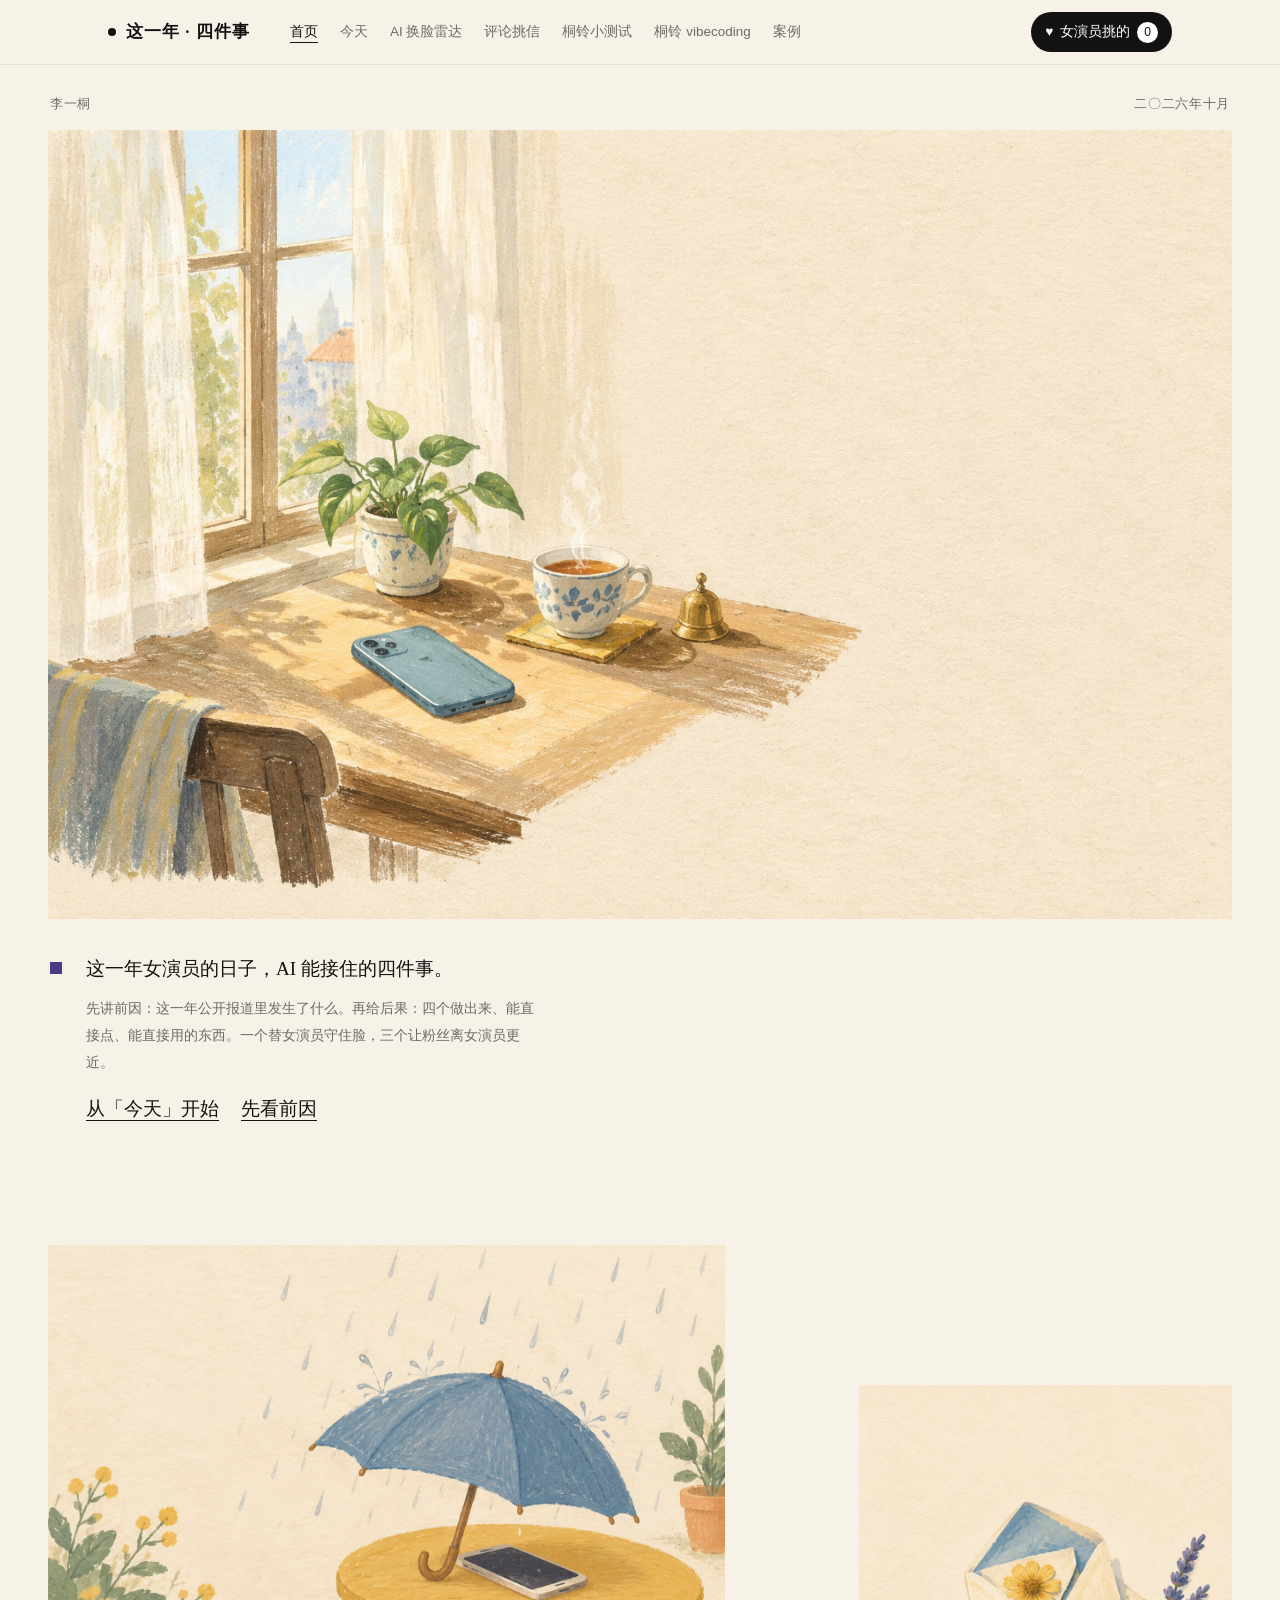
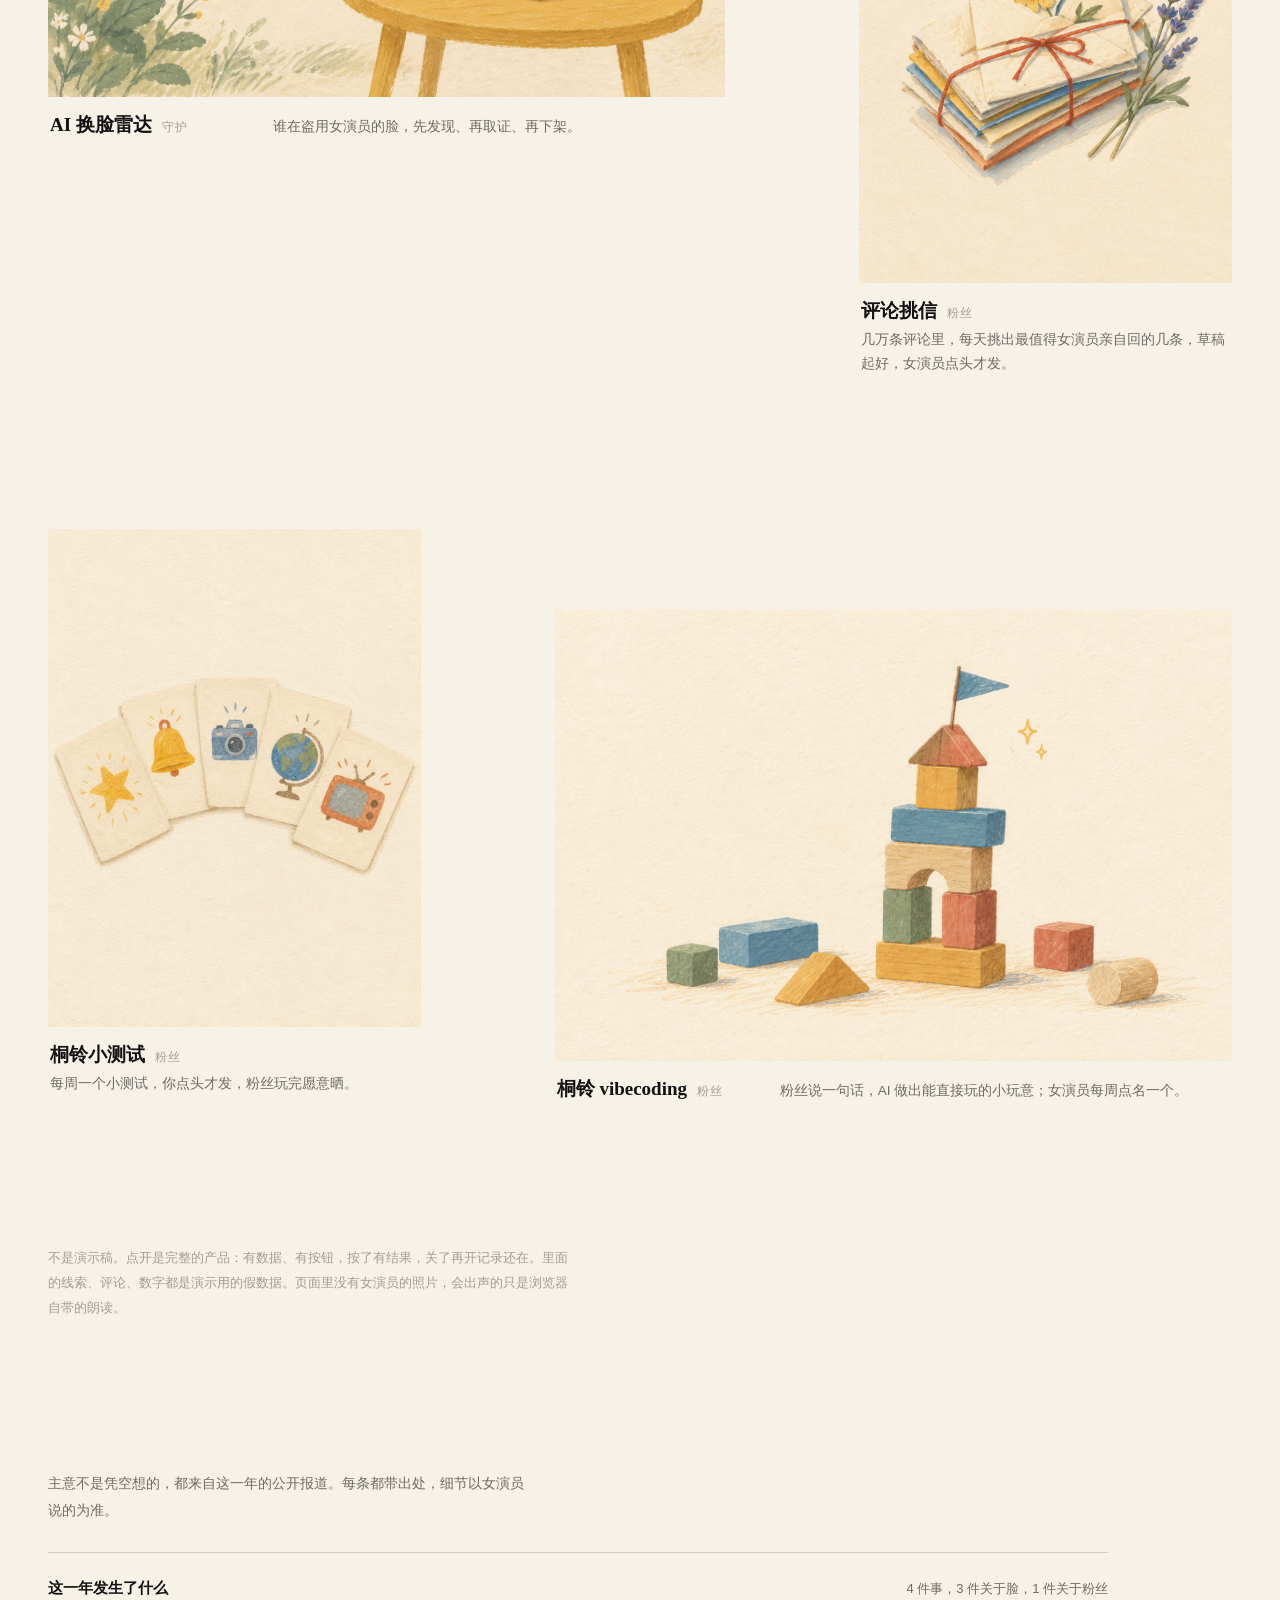
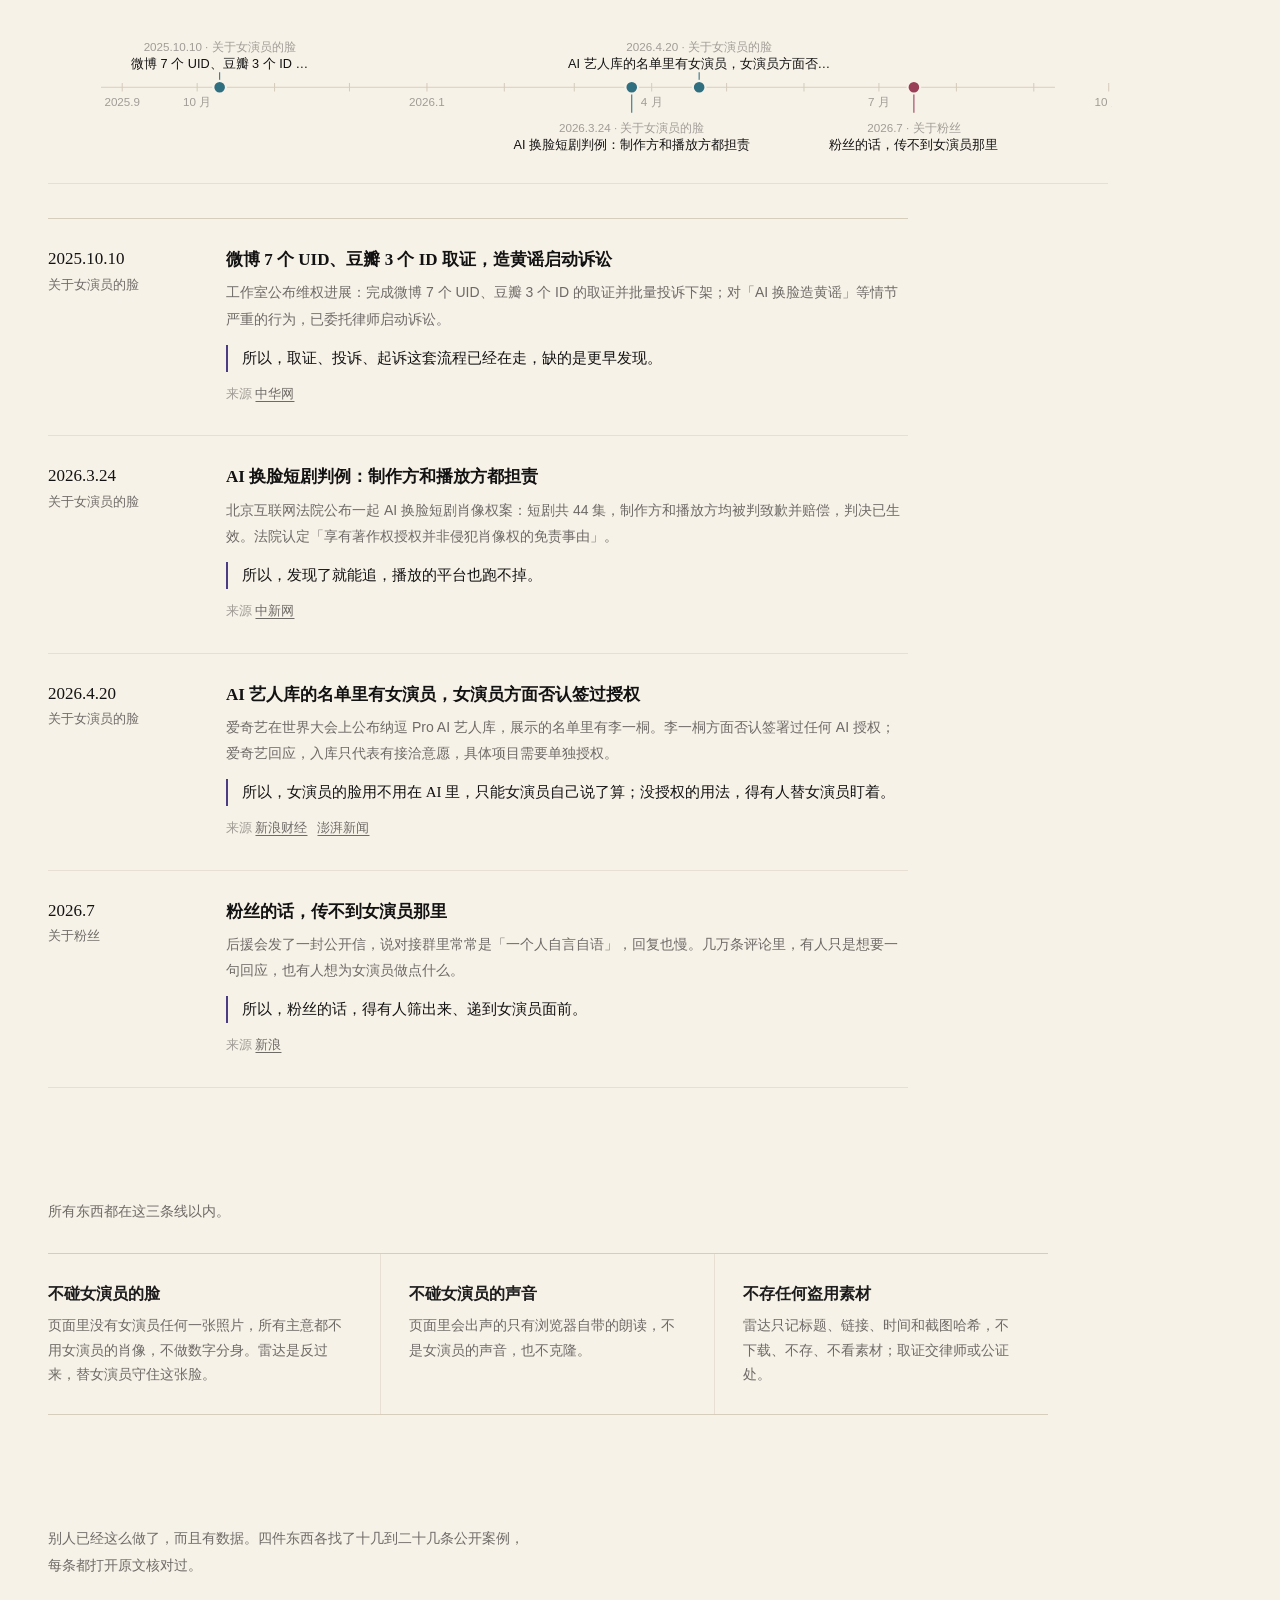
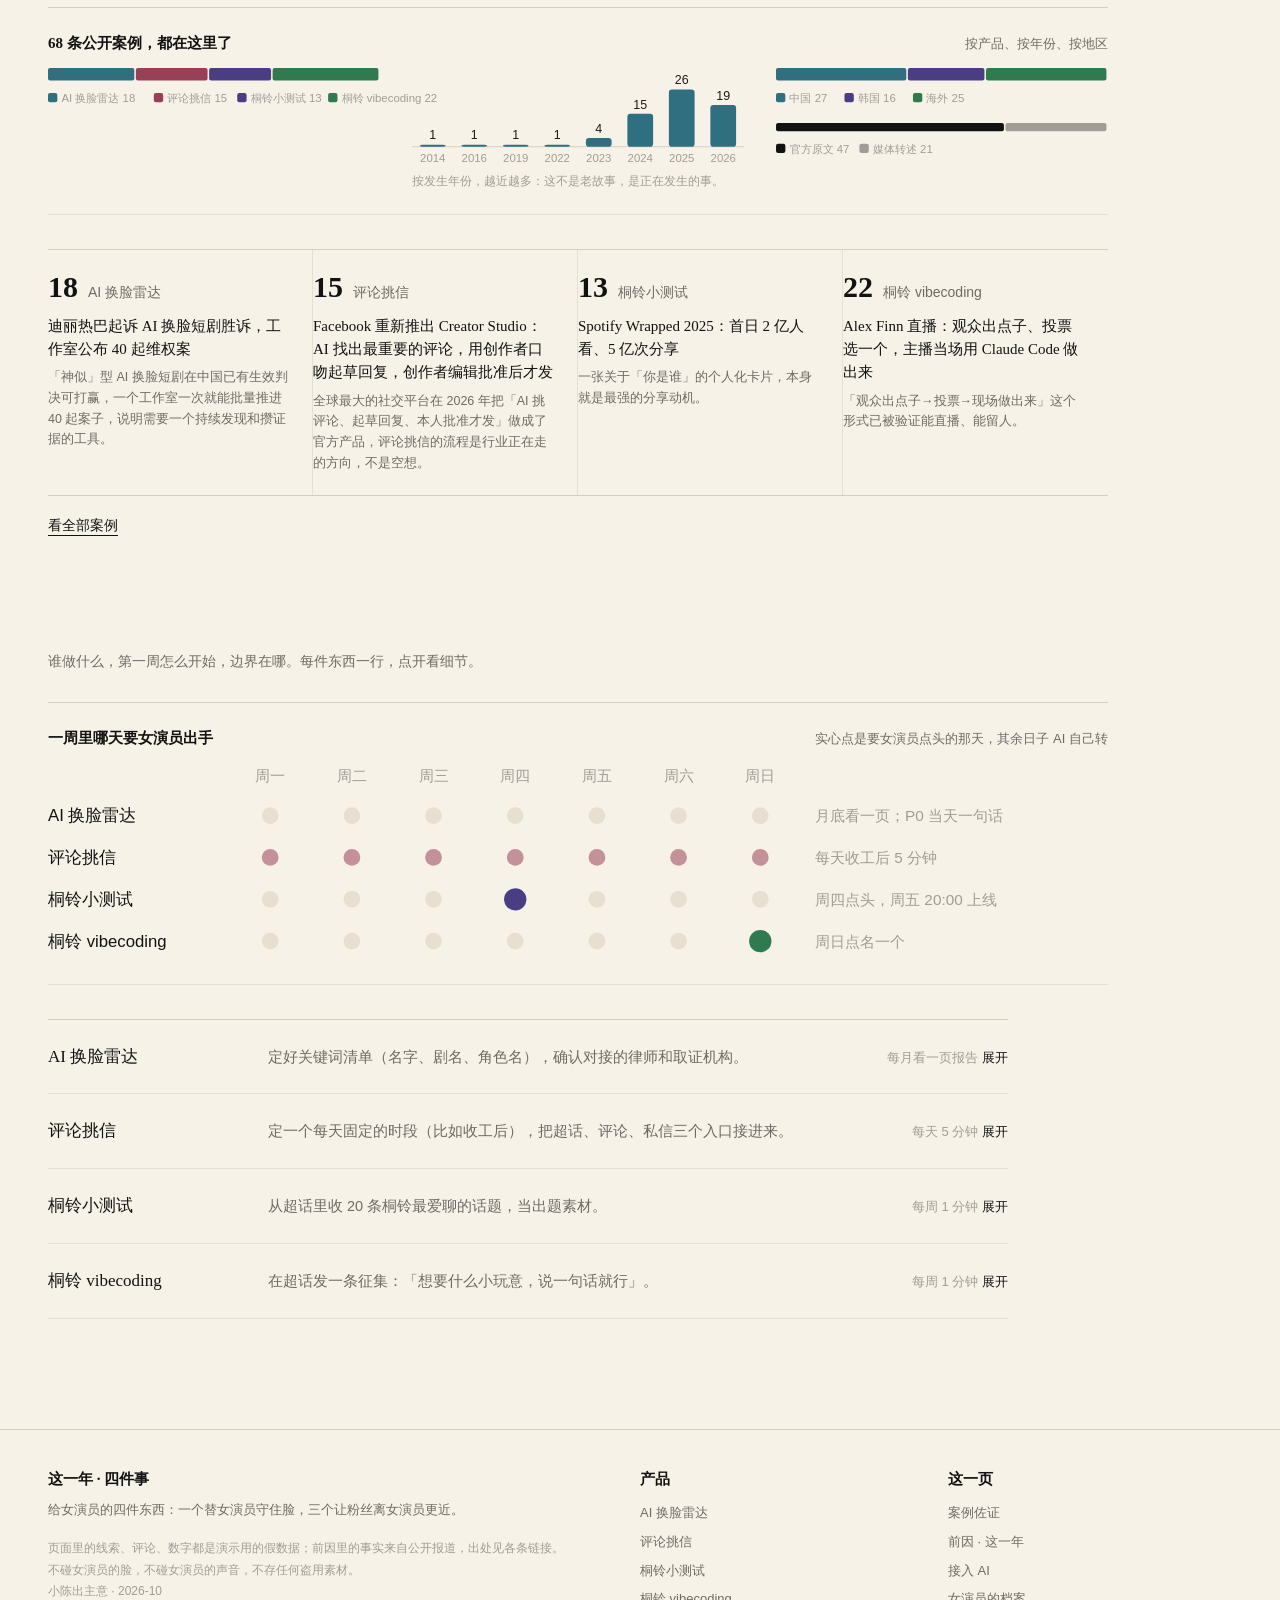
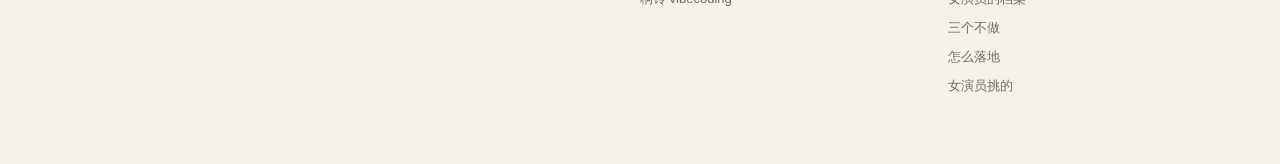
<file: docs/index.html>
<!doctype html>
<html lang="zh-CN" data-accent="quiz">
<head>
<meta charset="utf-8">
<meta name="viewport" content="width=device-width,initial-scale=1,viewport-fit=cover">
<meta name="theme-color" content="#fbfaf8">
<meta name="apple-mobile-web-app-capable" content="yes">
<meta name="apple-mobile-web-app-status-bar-style" content="default">
<meta name="apple-mobile-web-app-title" content="四件事">
<meta name="description" content="李一桐这一年的日子，AI 能接住的四件事：AI 换脸雷达、评论挑信、桐铃小测试、桐铃 vibecoding。四个能直接点、能直接用的产品。">
<title>这一年，AI 能接住的四件事</title>
<link rel="stylesheet" href="app/app.css">
</head>
<body>

<nav class="nav">
  <div class="in">
    <a class="logo" href="#/"><i></i>这一年 · 四件事</a>
    <div class="links" id="nav-links"></div>
    <span class="sp"></span>
    <a class="picks-btn" href="#/picks">♥ <span class="t">女演员挑的</span> <em id="picks-n">0</em></a>
    <button class="burger" id="burger" aria-label="菜单">☰</button>
  </div>
</nav>

<main id="view"></main>

<footer class="footer">
  <div class="in">
    <div>
      <h4 id="foot-head">这一年 · 四件事</h4>
      <p class="muted" id="foot-line">给女演员的两件东西：两个让粉丝离女演员更近。</p>
      <p class="fine">页面里的线索、评论、数字都是演示用的假数据；前因里的事实来自公开报道，出处见各条链接。<br>不碰女演员的脸，不碰女演员的声音，不存任何盗用素材。<br>小陈出主意 · 2026-10</p>
    </div>
    <div id="foot-products"><h4>产品</h4><a href="#/quiz">桐铃小测试</a><a href="#/vibe">桐铃 vibecoding</a></div>
    <div><h4>这一页</h4><a href="#/cases">案例佐证</a><a href="#story">前因 · 这一年</a><a href="#/connect">接入 AI</a><a href="#/profile">女演员的档案</a><a href="#rules" id="foot-rules">三个不做</a><a href="#plans">怎么落地</a><a href="#/picks">女演员挑的</a></div>
  </div>
</footer>

<script src="app/charts.js"></script>
<script src="app/story.js"></script>
<script src="app/ai.js"></script>
<script src="app/cases.js"></script>
<script src="app/app.js"></script>
<script src="app/products/radar.js"></script>
<script src="app/products/replies.js"></script>
<script src="app/products/quiz.js"></script>
<script src="app/products/vibe.js"></script>
</body>
</html>
</file>
<file: docs/app/app.css>
/* ============================================================
   这一年 · 四件事 —— 做给她一个人看的
   首页：刊物（Kinfolk / Arc）。产品页：Apple 产品页式的「一件东西」+ 浅色工作区。
   产品模块只用这里的类名和变量。
   ============================================================ */

/* ---------- 1. 变量 ---------- */
:root{
  --paper:#f7f2e8; --bg:#f7f2e8; --bg2:#ffffff; --bg3:#efe9dd;
  --ink:#121212; --text:#1c1c1c; --muted:#6e6a66; --dim:#a19c96;
  --line:#e6dfd2; --line2:#d6cdbd;
  --surface:#fffdf8; --surface2:#f1ebdf; --surface3:#e7dfd0;
  --accent:#4b3d84; --accent-soft:rgba(75,61,132,.08); --accent-line:rgba(75,61,132,.28);
  --c-guard:#2f6f80; --c-fans:#9a3f58; --c-quiz:#4b3d84; --c-vibe:#2f7a4f;
  --t-guard:#eef4f5; --t-fans:#f8eef1; --t-quiz:#f1eef7; --t-vibe:#edf4ef;
  --ok:#2f7a4f; --warn:#9a6a12; --bad:#b4303f; --info:#2f6f80;
  --ok-soft:rgba(47,122,79,.10); --warn-soft:rgba(154,106,18,.12); --bad-soft:rgba(180,48,63,.10); --info-soft:rgba(47,111,128,.10);
  --sans:"PingFang SC","Hiragino Sans GB","Helvetica Neue",-apple-system,BlinkMacSystemFont,"Microsoft YaHei",sans-serif;
  --serif:"Songti SC","STSong","Noto Serif CJK SC","Source Han Serif SC","SimSun",serif;
  --mono:"SF Mono",Menlo,Consolas,monospace;
  --kai:"Kaiti SC","STKaiti","KaiTi",serif;
  --r:14px; --r-lg:22px; --r-sm:10px;
  --ease:cubic-bezier(.2,.7,.2,1);
  --shadow:0 24px 60px -36px rgba(20,16,12,.35);
  --glow:0 0 0 1px var(--accent-line);
  --tint:var(--surface2);
}
[data-accent="guard"]{--accent:var(--c-guard);--accent-soft:rgba(47,111,128,.08);--accent-line:rgba(47,111,128,.3);--tint:var(--t-guard)}
[data-accent="fans"]{--accent:var(--c-fans);--accent-soft:rgba(154,63,88,.08);--accent-line:rgba(154,63,88,.3);--tint:var(--t-fans)}
[data-accent="quiz"]{--accent:var(--c-quiz);--accent-soft:rgba(75,61,132,.08);--accent-line:rgba(75,61,132,.3);--tint:var(--t-quiz)}
[data-accent="vibe"]{--accent:var(--c-vibe);--accent-soft:rgba(47,122,79,.08);--accent-line:rgba(47,122,79,.3);--tint:var(--t-vibe)}

/* ---------- 2. 基础 ---------- */
*{box-sizing:border-box}
html{scroll-behavior:smooth;color-scheme:light}
html,body{margin:0}
body{background:var(--paper);color:var(--text);font:15px/1.75 var(--sans);-webkit-font-smoothing:antialiased;overflow-x:clip;min-height:100svh}
button,input,textarea,select{font:inherit;color:inherit}
:focus-visible{outline:2px solid var(--ink);outline-offset:2px;border-radius:4px}
h1,h2,h3,h4{margin:0;font-weight:600;letter-spacing:0;line-height:1.3;color:var(--ink)}
p{margin:0}
a{color:inherit;text-decoration:none}
b,strong{font-weight:600}
code,.mono{font-family:var(--mono);font-size:.92em}
::selection{background:rgba(75,61,132,.16)}
.in{width:100%;max-width:1120px;margin:0 auto;padding:0 28px}
.muted{color:var(--muted)}.dim{color:var(--dim)}.small{font-size:13px}.xs{font-size:12px}
.accent{color:var(--accent)}
.eyebrow{font-family:var(--serif);font-size:14px;letter-spacing:.08em;color:var(--muted);display:inline-flex;align-items:center;gap:10px}
.eyebrow::before{content:"";width:24px;height:1px;background:var(--line2)}
.row{display:flex;align-items:center;gap:10px;flex-wrap:wrap}
.between{justify-content:space-between}
.stack{display:grid;gap:12px}
.grid-2{display:grid;grid-template-columns:repeat(2,1fr);gap:14px}
.grid-3{display:grid;grid-template-columns:repeat(3,1fr);gap:14px}
.grid-4{display:grid;grid-template-columns:repeat(4,1fr);gap:14px}
@media (max-width:900px){.grid-3,.grid-4{grid-template-columns:repeat(2,1fr)}}
@media (max-width:560px){.grid-2,.grid-3,.grid-4{grid-template-columns:1fr}}
.hide-m{display:initial}@media (max-width:760px){.hide-m{display:none!important}}
.nb{white-space:nowrap}

/* ---------- 3. 顶部导航：刊头 ---------- */
.nav{position:sticky;top:0;z-index:40;background:rgba(247,242,232,.9);backdrop-filter:blur(14px);border-bottom:1px solid var(--line)}
.nav .in{display:flex;align-items:center;gap:18px;height:64px}
.nav .logo{display:flex;align-items:center;gap:10px;font-family:var(--serif);font-weight:600;font-size:17px;letter-spacing:.06em;white-space:nowrap;color:var(--ink)}
.nav .logo i{width:8px;height:8px;border-radius:50%;background:var(--ink)}
.nav .links{display:flex;gap:2px;margin-left:12px}
.nav .links a{padding:7px 10px;font-size:13.5px;color:var(--muted);transition:color .2s,background .2s}
.nav .links a:hover{color:var(--ink)}
.nav .links a.on{color:var(--ink);text-decoration:underline;text-underline-offset:6px;text-decoration-thickness:1px}
.nav .links a .dot{display:none}
.nav .links .ai-dot .dot{display:inline-block;width:7px;height:7px;border-radius:50%;margin-right:7px;background:var(--dim);vertical-align:1px}
.nav .links .ai-dot.on-ai .dot{background:var(--ok)}
.nav .sp{flex:1}
.nav .picks-btn{display:inline-flex;align-items:center;gap:7px;padding:8px 14px;border-radius:999px;background:var(--ink);color:#fff;font-weight:500;font-size:13.5px;white-space:nowrap;transition:transform .15s}
.nav .picks-btn:active{transform:scale(.97)}
.nav .picks-btn em{font-style:normal;background:#fff;color:var(--ink);border-radius:999px;padding:0 7px;font-size:12px;font-variant-numeric:tabular-nums}
.nav .burger{all:unset;cursor:pointer;width:38px;height:38px;border-radius:10px;display:none;place-items:center;font-size:18px}
.nav .links .only-m{display:none}
@media (max-width:900px){.nav .in{gap:10px;height:58px}.nav .picks-btn{padding:7px 11px}.nav .picks-btn .t{display:none}.nav .links{display:none}.nav .burger{display:grid}.nav.open .links{display:flex;position:fixed;left:0;right:0;top:58px;width:100vw;margin:0;flex-direction:column;padding:10px 16px 16px;background:var(--paper);border-bottom:1px solid var(--line2);box-shadow:0 30px 60px -30px rgba(0,0,0,.25)}.nav.open .links a{padding:12px 14px;font-size:15px;border-radius:10px}.nav .links .only-m{display:block}}

/* ---------- 4. 按钮 / 芯片 / 标签 ---------- */
.btn{all:unset;box-sizing:border-box;cursor:pointer;display:inline-flex;align-items:center;justify-content:center;gap:8px;padding:10px 18px;border-radius:999px;font-size:14px;font-weight:500;line-height:1.2;background:var(--surface);border:1px solid var(--line2);color:var(--ink);transition:transform .15s,background .2s,border-color .2s;white-space:nowrap}
.btn:hover{border-color:var(--ink)}
.btn:active{transform:scale(.97)}
.btn:disabled{opacity:.4;cursor:default;transform:none}
.btn-primary{background:var(--ink);color:#fff;border-color:var(--ink)}
.btn-primary:hover{background:#000}
.btn-primary:disabled{background:transparent;color:var(--muted);border-color:var(--line2);opacity:.8}
.btn-ghost{background:transparent;border-color:var(--line2)}
.btn-danger{background:var(--bad-soft);border-color:rgba(180,48,63,.35);color:var(--bad)}
.btn-sm{padding:7px 13px;font-size:13px}
.btn-lg{padding:14px 26px;font-size:15.5px}
.btn-block{display:flex;width:100%}
.btn-icon{padding:9px;width:38px;height:38px;border-radius:12px}
.chips{display:flex;flex-wrap:wrap;gap:8px}
.chip{all:unset;box-sizing:border-box;cursor:pointer;padding:7px 14px;border-radius:999px;font-size:13.5px;background:transparent;border:1px solid var(--line2);color:var(--muted);transition:all .2s}
.chip:hover{color:var(--ink);border-color:var(--ink)}
.chip.on{background:var(--ink);border-color:var(--ink);color:#fff}
.tag{display:inline-flex;align-items:center;gap:5px;padding:2px 9px;border-radius:999px;font-size:11.5px;font-weight:500;background:var(--surface2);color:var(--muted);border:1px solid var(--line);font-variant-numeric:tabular-nums}
.tag.accent{background:var(--accent-soft);color:var(--accent);border-color:var(--accent-line)}
.tag.ok{background:var(--ok-soft);color:var(--ok);border-color:transparent}
.tag.warn{background:var(--warn-soft);color:var(--warn);border-color:transparent}
.tag.bad{background:var(--bad-soft);color:var(--bad);border-color:transparent}
.tag.info{background:var(--info-soft);color:var(--info);border-color:transparent}
.tag.p0{background:var(--bad-soft);color:var(--bad);border-color:transparent}
.tag.p1{background:var(--warn-soft);color:var(--warn);border-color:transparent}
.tag.p2{background:var(--ok-soft);color:var(--ok);border-color:transparent}
.pulse{position:relative}.pulse::after{content:"";position:absolute;inset:-3px;border-radius:inherit;border:1px solid var(--accent);animation:pulse 1.6s ease-out infinite;pointer-events:none}
@keyframes pulse{to{transform:scale(1.2);opacity:0}}

/* ---------- 5. 卡片 / 面板 / 表格 ---------- */
.card{background:var(--surface);border:1px solid var(--line);border-radius:var(--r);padding:18px;transition:border-color .2s,transform .2s,box-shadow .2s}
.card.hover:hover{border-color:var(--line2);transform:translateY(-2px);box-shadow:var(--shadow)}
.card.glow{box-shadow:var(--glow)}
.card.flat{box-shadow:none}
.card .hd{display:flex;align-items:center;justify-content:space-between;gap:10px;margin-bottom:12px}
.card .hd h3,.card .hd h4{font-size:15px}
.card.pad-0{padding:0;overflow:hidden}
.card .ft{margin-top:12px;padding-top:12px;border-top:1px solid var(--line);display:flex;align-items:center;gap:8px;flex-wrap:wrap}
.panel{background:var(--surface2);border:1px solid transparent;border-radius:var(--r-sm);padding:14px}
.kpis{display:grid;grid-template-columns:repeat(4,1fr);gap:12px}
@media (max-width:760px){.kpis{grid-template-columns:repeat(2,1fr)}.app .kpi:last-child:nth-child(odd){grid-column:1/-1}}
.kpi{background:var(--surface);border:1px solid var(--line);border-radius:var(--r);padding:14px 16px;position:relative;overflow:hidden}
.kpi::before{content:"";position:absolute;left:0;top:0;bottom:0;width:3px;background:var(--kc,var(--accent))}
.kpi b{display:block;font-family:var(--serif);font-size:30px;font-weight:600;line-height:1.1;font-variant-numeric:tabular-nums;color:var(--kc,var(--ink))}
.kpi span{display:block;font-size:12.5px;color:var(--muted);margin-top:4px}
.kpi small{position:absolute;right:14px;top:14px;font-size:11px;color:var(--dim);font-variant-numeric:tabular-nums}
.table{width:100%;border-collapse:collapse;font-size:13.5px}
.table th{text-align:left;font-weight:500;color:var(--muted);font-size:12px;letter-spacing:.04em;padding:10px 12px;border-bottom:1px solid var(--line2)}
.table td{padding:12px;border-bottom:1px solid var(--line);vertical-align:middle}
.table tr:last-child td{border-bottom:0}
.table tbody tr{transition:background .15s}.table tbody tr:hover{background:var(--surface2)}
.table .num{font-variant-numeric:tabular-nums}
.table-wrap{overflow-x:auto;-webkit-overflow-scrolling:touch}
.list{list-style:none;margin:0;padding:0}
.list li{display:flex;align-items:flex-start;gap:12px;padding:12px 0;border-top:1px solid var(--line)}
.list li:first-child{border-top:0}
.divider{height:1px;background:var(--line);margin:16px 0}
.meter{height:6px;border-radius:99px;background:var(--surface3);overflow:hidden}
.meter i{display:block;height:100%;border-radius:99px;background:var(--mc,var(--accent));transition:width .6s var(--ease)}
.avatar{width:34px;height:34px;border-radius:50%;display:grid;place-items:center;font-size:13px;font-weight:600;flex:none;background:var(--accent-soft);color:var(--accent);border:1px solid var(--accent-line)}
.steps{display:flex;flex-wrap:wrap;gap:8px}
.steps span{display:inline-flex;align-items:center;gap:8px;padding:7px 12px;border-radius:999px;background:var(--surface);border:1px solid var(--line);font-size:13px}
.steps span i{width:20px;height:20px;border-radius:50%;background:var(--accent-soft);color:var(--accent);font-style:normal;font-size:11px;display:grid;place-items:center}
.steps span.on{border-color:var(--accent-line);color:var(--accent)}
.steps span.done i{background:var(--ok-soft);color:var(--ok)}

/* ---------- 6. 输入 ---------- */
.input,.textarea,.select{width:100%;background:var(--surface);border:1px solid var(--line2);border-radius:var(--r-sm);padding:10px 13px;color:var(--ink);outline:0;transition:border-color .2s,box-shadow .2s}
.input:focus,.textarea:focus,.select:focus{border-color:var(--ink);box-shadow:0 0 0 3px rgba(18,18,18,.06)}
.textarea{min-height:100px;resize:vertical;line-height:1.6}
.input::placeholder,.textarea::placeholder{color:var(--dim)}
.search{position:relative}.search .input{padding-left:36px}.search::before{content:"⌕";position:absolute;left:13px;top:50%;translate:0 -50%;color:var(--dim);font-size:16px}
.switch{all:unset;cursor:pointer;width:40px;height:22px;border-radius:999px;background:var(--surface3);position:relative;transition:background .2s;flex:none}
.switch::after{content:"";position:absolute;left:3px;top:3px;width:16px;height:16px;border-radius:50%;background:#fff;box-shadow:0 1px 3px rgba(0,0,0,.2);transition:translate .2s}
.switch.on{background:var(--ink)}.switch.on::after{translate:18px 0}

/* ---------- 7. AI 工作中 / 结果出场 ---------- */
.think{background:var(--surface);border:1px solid var(--line2);border-radius:var(--r);padding:14px 16px;font-size:13.5px}
.think .hd{display:flex;align-items:center;gap:10px;font-weight:500;margin-bottom:8px;color:var(--ink)}
.think .hd i{display:inline-flex;gap:3px}
.think .hd i b{width:5px;height:5px;border-radius:50%;background:var(--ink);animation:jump 1s infinite}
.think .hd i b:nth-child(2){animation-delay:.15s}.think .hd i b:nth-child(3){animation-delay:.3s}
@keyframes jump{30%{translate:0 -4px}}
.step{display:flex;align-items:center;gap:8px;color:var(--muted);font-size:13px;padding:3px 0;animation:fade .3s both}
.step::before{content:"";width:6px;height:6px;border-radius:50%;background:var(--line2);flex:none}
.step.done{color:var(--ink)}
.step.done::before{content:"✓";width:auto;height:auto;background:none;color:var(--ok);font-size:12px}
@keyframes fade{from{opacity:0;translate:0 6px}}
.out>*{animation:fade .45s both;animation-delay:calc(var(--i,0)*70ms)}
.done-line{font-size:13px;color:var(--ok)}
.skeleton{background:linear-gradient(90deg,var(--surface2) 25%,var(--surface3) 50%,var(--surface2) 75%);background-size:200% 100%;animation:sk 1.2s infinite;border-radius:8px;min-height:14px}
@keyframes sk{to{background-position:-200% 0}}
.scan{position:relative;overflow:hidden}
.scan::after{content:"";position:absolute;left:0;right:0;height:2px;top:0;background:linear-gradient(90deg,transparent,var(--accent),transparent);animation:scan 1.6s linear infinite;opacity:.7}
@keyframes scan{to{top:100%}}

/* ---------- 8. 产品页：一件东西 + 工作区 ---------- */
.p-hero{position:relative;z-index:1;background:var(--paper)}
.p-hero .in{display:grid;grid-template-columns:minmax(0,5fr) minmax(0,7fr);gap:56px;align-items:end;padding-top:40px;padding-bottom:28px}
.p-hero .k{font-family:var(--serif);font-size:14px;letter-spacing:.1em;color:var(--muted)}
.p-hero h1{font-family:var(--serif);font-size:clamp(26px,3vw,36px);font-weight:600;line-height:1.3;margin:12px 0 12px;color:var(--ink)}
.p-hero .lead{font-size:15px;line-height:1.9;color:var(--muted);max-width:26em}
.p-hero .cta{display:flex;gap:18px;align-items:center;flex-wrap:wrap;margin-top:22px}
.p-hero .cta .btn-primary{background:transparent;color:var(--ink);border:0;padding:0;border-radius:0;font-size:14px;text-decoration:underline;text-underline-offset:5px}
.p-hero .cta .heart-btn{background:transparent;border:0;padding:0;font-size:18px;color:var(--muted)}
.p-hero .cta .heart-btn.on{color:var(--c-fans)}
.p-hero .pic{position:relative;aspect-ratio:3/2;overflow:hidden;background:var(--paper)}
.p-hero .pic.tall{aspect-ratio:4/3}
.p-hero .pic.tall img{object-position:center 40%}
.p-hero .pic img{width:100%;height:100%;object-fit:cover;display:block}
.p-notes{position:relative;z-index:1;background:var(--paper)}
.p-notes .in{display:grid;grid-template-columns:repeat(3,1fr);gap:40px;padding-top:28px;padding-bottom:48px;border-top:1px solid var(--line);margin-top:0}
.p-notes b{display:block;font-family:var(--serif);font-size:15.5px;margin-bottom:4px;color:var(--ink)}
.p-notes p{font-size:13.5px;color:var(--muted);line-height:1.8}
.p-desk{position:relative;z-index:1;background:var(--paper)}
.p-desk .in{padding-top:36px;padding-bottom:14px;border-top:1px solid var(--line2)}
.p-desk .k{font-family:var(--serif);font-size:14px;letter-spacing:.1em;color:var(--muted)}
.p-desk h2{font-family:var(--serif);font-size:20px;font-weight:600;margin:8px 0 4px}
.p-desk p{color:var(--muted);font-size:14.5px}
@media (max-width:900px){.p-hero .in{grid-template-columns:1fr;min-height:0;padding-top:30px;padding-bottom:30px;gap:24px}.p-hero .pic{order:-1}.p-notes .in{grid-template-columns:1fr;gap:18px}}

.app{position:relative;z-index:1;display:block;min-height:60svh;border-top:0}
.app .side{position:sticky;top:64px;z-index:5;display:flex;align-items:center;gap:6px;overflow-x:auto;scrollbar-width:none;padding:10px 0;margin:0 auto;max-width:1064px;background:rgba(247,242,232,.94);backdrop-filter:blur(12px);border-bottom:1px solid var(--line)}
.app{padding:0 28px}
.app .side::-webkit-scrollbar{display:none}
.app .side>*{flex:none}
.app .side .brand{display:none}
.app .side nav{display:flex;gap:4px}
.app .side nav a{display:inline-flex;align-items:center;gap:8px;padding:8px 14px;border-radius:999px;font-size:14px;color:var(--muted);white-space:nowrap;transition:background .15s,color .15s}
.app .side nav a:hover{color:var(--ink)}
.app .side nav a.on{background:var(--ink);color:#fff}
.app .side nav a.on em{background:rgba(255,255,255,.2);color:#fff}
.app .side nav a em{font-style:normal;margin-left:2px;font-size:11px;font-variant-numeric:tabular-nums;background:var(--surface3);padding:1px 7px;border-radius:999px;color:var(--ink)}
.app .side .sec{display:none}
.app .side>:not(.brand):not(nav){display:none}
.app .main{padding:30px 0 70px;min-width:0;max-width:1064px;margin:0 auto}
.app .main .head{display:flex;align-items:flex-end;justify-content:space-between;gap:16px;flex-wrap:wrap;margin-bottom:26px}
.app .main .head h2{font-family:var(--serif);font-size:30px;color:var(--ink)}
.app .main .head p{color:var(--muted);margin-top:4px;font-size:14px}
.app .tabs{display:flex;gap:4px;border-bottom:1px solid var(--line);margin-bottom:18px;overflow-x:auto}
.app .tabs a,.app .tabs button{all:unset;cursor:pointer;padding:10px 14px;font-size:14px;color:var(--muted);border-bottom:2px solid transparent;margin-bottom:-1px;white-space:nowrap}
.app .tabs .on{color:var(--ink);border-color:var(--ink)}
.app .kpis{gap:0;border-top:1px solid var(--line2);border-bottom:1px solid var(--line2)}
.app .kpi{background:transparent;border:0;border-right:1px solid var(--line);border-radius:0;padding:18px 20px}
.app .kpi:last-child{border-right:0}
.app .kpi::before{display:none}
.app .kpi b{font-size:34px;color:var(--ink)}
.app .kpi small{top:18px;right:18px}
@media (max-width:900px){.app{padding:0 16px}.app .side{top:58px;padding:8px 0}.app .main{padding:18px 0 50px}.app .main .head h2{font-size:24px}.app .kpi{border-right:0;border-bottom:1px solid var(--line);padding:14px 12px}.app .kpi b{font-size:28px}}

/* ---------- 9. 弹层 / 抽屉 / 提示 ---------- */
dialog.modal{border:0;padding:0;margin:auto;width:min(680px,94vw);max-height:90svh;overflow:auto;background:var(--paper);color:var(--text);border:1px solid var(--line2);border-radius:var(--r-lg);box-shadow:0 40px 90px -40px rgba(20,16,12,.45)}
dialog.modal::backdrop{background:rgba(20,16,12,.35);backdrop-filter:blur(4px)}
dialog.modal[open]{animation:up .3s var(--ease)}
@keyframes up{from{translate:0 24px;opacity:0}}
dialog.modal .mh{display:flex;align-items:center;justify-content:space-between;gap:10px;padding:18px 22px;border-bottom:1px solid var(--line);position:sticky;top:0;background:var(--paper);z-index:1}
dialog.modal .mb{padding:20px 22px}
dialog.modal .mf{padding:14px 22px;border-top:1px solid var(--line);display:flex;gap:10px;justify-content:flex-end}
dialog.drawer{margin:0 0 0 auto;height:100svh;max-height:100svh;width:min(480px,94vw);border-radius:0;border-left:1px solid var(--line2)}
dialog.drawer[open]{animation:slide .3s var(--ease)}
@keyframes slide{from{translate:40px 0;opacity:0}}
.x{all:unset;cursor:pointer;width:34px;height:34px;border-radius:50%;background:var(--surface2);display:grid;place-items:center;font-size:16px;flex:none}
.toast{position:fixed;left:50%;bottom:28px;translate:-50% 0;z-index:100;background:var(--ink);color:#fff;font-size:13.5px;font-weight:500;padding:10px 18px;border-radius:999px;animation:fade .25s both;box-shadow:0 10px 40px -10px rgba(0,0,0,.4);max-width:calc(100vw - 40px);text-align:center}
.toast.ok{background:var(--ok);color:#fff}.toast.bad{background:var(--bad);color:#fff}
.empty{padding:40px 20px;text-align:center;color:var(--muted);border:1px dashed var(--line2);border-radius:var(--r);display:flex;flex-direction:column;align-items:center;justify-content:center;min-height:200px;grid-column:1/-1}
.empty b{display:block;color:var(--ink);margin-bottom:4px}

/* ---------- 10. 首页：作品集 ---------- */
.folio{position:relative;z-index:1;font-size:15px}
.folio h3{font-family:var(--serif);font-weight:600}
.folio .in{max-width:1240px}
.f-lead{font-size:14px;line-height:1.9;color:var(--muted);max-width:34em;margin:0 0 28px}
.f-links{display:flex;gap:22px;flex-wrap:wrap;font-size:13.5px;margin-top:18px}
.f-links a{color:var(--ink);text-decoration:underline;text-underline-offset:5px;text-decoration-thickness:1px}
.f-links a:hover{color:var(--muted)}

.f-hero{padding:28px 0 0}
.f-meta{display:flex;justify-content:space-between;font-family:var(--serif);font-size:13px;letter-spacing:.05em;color:var(--muted);padding:0 2px 14px}
.f-cover{margin:0;aspect-ratio:3/2;overflow:hidden;background:var(--paper)}
.f-cover img{width:100%;height:100%;object-fit:cover;display:block}
.f-intro{display:grid;grid-template-columns:18px minmax(0,30em);gap:0 18px;padding:34px 2px 0;align-items:start}
.f-intro .sq{display:block;width:12px;height:12px;background:var(--accent);margin-top:9px}
.f-intro p{grid-column:2;font-family:var(--serif);font-size:19px;line-height:1.7;color:var(--ink)}
.f-intro p.muted{font-family:var(--sans);font-size:14px;line-height:1.9;color:var(--muted);margin-top:10px}
.f-intro .f-links{grid-column:2}
@media (max-width:760px){.f-hero{padding-top:16px}.f-cover{aspect-ratio:4/3}.f-intro{padding-top:24px}.f-intro p{font-size:17px}}

.f-works{padding:120px 0 40px}
.f-works .in{display:grid;grid-template-columns:repeat(12,1fr);gap:0 32px}
.work{position:relative;display:block;color:inherit}
.work figure{margin:0;overflow:hidden;background:var(--paper)}
.work figure img{width:100%;height:100%;object-fit:cover;display:block;transition:transform .9s var(--ease)}
.work:hover figure img{transform:scale(1.025)}
.work .cap{display:grid;grid-template-columns:minmax(0,13em) 1fr;gap:4px 28px;padding:16px 2px 0;align-items:baseline}
.work .cap .l{display:flex;align-items:baseline;gap:10px;white-space:nowrap}
.work h3{font-size:19px;line-height:1.3}
.work .cap small{font-size:12px;letter-spacing:.1em;color:var(--dim);font-family:var(--serif)}
.work .cap p{font-size:13.5px;line-height:1.75;color:var(--muted)}
.work .cap::after{content:"打开 →";grid-column:1;font-size:12.5px;color:var(--ink);margin-top:8px;opacity:0;transition:opacity .25s}
.work:hover .cap::after{opacity:1}
.work .heart{position:absolute;right:12px;top:12px;opacity:0;transition:opacity .25s}
.work:hover .heart,.work .heart.on{opacity:1}
.w-radar{grid-column:1/8}.w-radar figure{aspect-ratio:3/2}
.w-replies{grid-column:9/13;margin-top:140px}.w-replies figure{aspect-ratio:3/4}
.w-replies .cap,.w-quiz .cap{grid-template-columns:1fr}
.w-quiz{grid-column:1/5;margin-top:120px}.w-quiz figure{aspect-ratio:3/4}
.w-vibe{grid-column:6/13;margin-top:200px}.w-vibe figure{aspect-ratio:3/2}
.f-note{grid-column:1/8;margin-top:110px;font-size:13px;line-height:1.9;color:var(--dim);max-width:40em}
@media (max-width:900px){.f-works{padding-top:70px}.f-works .in{gap:0 20px}.w-radar,.w-replies,.w-quiz,.w-vibe{grid-column:1/-1;margin-top:56px}.w-radar{margin-top:0}.w-replies figure,.w-quiz figure{aspect-ratio:4/5}.f-note{grid-column:1/-1;margin-top:60px}.work .cap{grid-template-columns:1fr}.work .heart{opacity:1}}

.f-story,.f-vows,.f-cases,.f-plans{padding:110px 0 0}
.f-plans{padding-bottom:110px}
.heart{all:unset;cursor:pointer;width:38px;height:38px;border-radius:50%;display:grid;place-items:center;font-size:17px;color:var(--muted);background:rgba(255,253,248,.9);border:1px solid var(--line);transition:all .2s}
.heart:hover{color:var(--c-fans);border-color:var(--c-fans)}
.heart.on{background:var(--c-fans);color:#fff;border-color:var(--c-fans)}

/* 前因：刊物式时间线 */
.story{max-width:860px;margin:0;border-top:1px solid var(--line2)}
.story-card{display:grid;grid-template-columns:150px 1fr;gap:28px;padding:30px 0;border-bottom:1px solid var(--line)}
.story-card .when{font-family:var(--serif);font-size:17px;line-height:1.2;color:var(--ink);white-space:nowrap;font-variant-numeric:tabular-nums}
.story-card .when small{display:block;font-family:var(--sans);font-size:12.5px;color:var(--muted);margin-top:8px}
.story-card h3{font-size:17px;margin-bottom:8px}
.story-card .what{color:var(--muted);font-size:14px;line-height:1.9}
.story-card .so{margin-top:12px;padding:0 0 0 14px;border-left:2px solid var(--accent);font-family:var(--serif);font-size:15px;line-height:1.8;color:var(--ink)}
.story-card .src{margin-top:12px;font-size:12.5px;color:var(--dim)}
.story-card .src a{color:var(--muted);text-decoration:underline;text-underline-offset:3px;margin-right:10px}
@media (max-width:760px){.story-card{grid-template-columns:1fr;gap:10px;padding:26px 0}.story-card .when{font-size:18px}}

.vows{display:grid;grid-template-columns:repeat(3,1fr);max-width:1000px;margin:0;border-top:1px solid var(--line2);border-bottom:1px solid var(--line2)}
.vows .vow{padding:26px 28px 26px 0;border-right:1px solid var(--line)}
.vows .vow+.vow{padding-left:28px}
.vows .vow:last-child{border-right:0}
.vows .vow .mark{display:none}
.vows .vow b{display:block;font-family:var(--serif);font-size:16px;margin:0 0 6px}
.vows .vow p{color:var(--muted);font-size:13.5px;line-height:1.85}
@media (max-width:760px){.vows{grid-template-columns:1fr}.vows .vow{border-right:0;border-bottom:1px solid var(--line)}.vows .vow:last-child{border-bottom:0}}

/* 怎么落地 */
.feature{padding:52px 0;border-top:1px solid var(--line);max-width:880px;margin:0 auto}
.feature:first-of-type{border-top:0;padding-top:6px}
.feature .intro{max-width:62em}
.feature h3{font-size:28px;margin:10px 0 12px}
.feature .blurb{color:var(--muted);font-size:15.5px;line-height:1.9}
.feature .pair{display:grid;grid-template-columns:1fr 1fr;gap:12px;margin-top:22px}
.feature .pair div{padding:18px 20px;border-radius:var(--r);background:var(--surface);border:1px solid var(--line);font-size:14.5px;line-height:1.8}
.feature .pair b{display:block;font-family:var(--serif);font-size:14px;color:var(--ink);margin-bottom:6px}
.feature .cols{display:grid;grid-template-columns:repeat(3,1fr);gap:10px}
.feature .cols div{padding:14px;border:1px solid var(--line);border-radius:var(--r-sm);font-size:13.5px;color:var(--muted);line-height:1.75;background:var(--surface)}
.feature .cols b{display:block;color:var(--ink);font-size:14px;margin-bottom:6px}
.feature .sub{font-family:var(--serif);font-size:15px;color:var(--ink);margin:22px 0 10px;display:flex;align-items:center;gap:10px}
.feature .sub::after{content:"";flex:1;height:1px;background:var(--line)}
.feature .week{list-style:none;margin:0;padding:0;display:grid;gap:8px}
.feature .week li{display:grid;grid-template-columns:76px 1fr;gap:12px;padding:10px 0;border-bottom:1px dashed var(--line);font-size:14px;line-height:1.75}
.feature .week li b{color:var(--ink);font-size:13px}
.feature .bounds{margin:0;padding-left:18px;color:var(--muted);font-size:13.5px;line-height:1.8}
.feature .bounds li{margin:4px 0}
.feature .open{margin-top:22px}
.feature details{margin-top:18px}
.feature details summary{cursor:pointer;list-style:none;display:inline-flex;align-items:center;gap:10px;padding:10px 16px;border:1px solid var(--line2);border-radius:999px;color:var(--ink);font-size:14px;background:var(--surface)}
.feature details summary::-webkit-details-marker{display:none}
.feature details summary::after{content:"展开";color:var(--muted);font-size:13px}
.feature details[open] summary::after{content:"收起"}
.feature details .detail{display:grid;grid-template-columns:minmax(0,1fr) minmax(0,1fr);gap:28px;margin-top:22px}
@media (max-width:760px){.feature .pair,.feature .cols,.feature details .detail{grid-template-columns:1fr}}

/* 怎么落地：一行一件 */
.plan-list{max-width:960px;margin:0;border-top:1px solid var(--line2)}
.plan-row{border-bottom:1px solid var(--line)}
.plan-row summary{list-style:none;cursor:pointer;display:grid;grid-template-columns:200px 1fr auto;gap:20px;align-items:baseline;padding:22px 0}
.plan-row summary::-webkit-details-marker{display:none}
.plan-row .pn{font-family:var(--serif);font-size:17px;color:var(--ink)}
.plan-row .pw{font-size:14.5px;color:var(--muted);line-height:1.7}
.plan-row .pc{font-size:13px;color:var(--dim);white-space:nowrap}
.plan-row .pc::after{content:" 展开";color:var(--ink)}
.plan-row[open] .pc::after{content:" 收起"}
.plan-row .detail{display:grid;grid-template-columns:minmax(0,1fr) minmax(0,1fr);gap:28px;padding:0 0 30px}
.plan-row .pair{display:grid;gap:10px}
.plan-row .pair div{padding:16px 18px;border-radius:var(--r);background:var(--surface);border:1px solid var(--line);font-size:14.5px;line-height:1.8}
.plan-row .pair b{display:block;font-family:var(--serif);font-size:14px;color:var(--ink);margin-bottom:6px}
.plan-row .cols{display:grid;grid-template-columns:repeat(3,1fr);gap:10px}
.plan-row .cols div{padding:14px;border:1px solid var(--line);border-radius:var(--r-sm);font-size:13.5px;color:var(--muted);line-height:1.75;background:var(--surface)}
.plan-row .cols b{display:block;color:var(--ink);font-size:14px;margin-bottom:6px}
.plan-row .sub{font-family:var(--serif);font-size:15px;color:var(--ink);margin:6px 0 10px;display:flex;align-items:center;gap:10px}
.plan-row .sub::after{content:"";flex:1;height:1px;background:var(--line)}
.plan-row .sub+.sub{margin-top:18px}
.plan-row .week{list-style:none;margin:0 0 16px;padding:0;display:grid;gap:8px}
.plan-row .week li{display:grid;grid-template-columns:76px 1fr;gap:12px;padding:10px 0;border-bottom:1px dashed var(--line);font-size:14px;line-height:1.75}
.plan-row .week li b{color:var(--ink);font-size:13px}
.plan-row .bounds{margin:0;padding-left:18px;color:var(--muted);font-size:13.5px;line-height:1.8}
@media (max-width:760px){.plan-row summary{grid-template-columns:1fr;gap:6px}.plan-row .detail,.plan-row .cols{grid-template-columns:1fr}}

/* 案例入口 */
.case-teaser{display:grid;grid-template-columns:repeat(4,1fr);max-width:1060px;margin:0;border-top:1px solid var(--line2);border-bottom:1px solid var(--line2)}
.case-pill{display:flex;flex-direction:column;gap:10px;padding:22px 22px 22px 0;border-right:1px solid var(--line);transition:background .2s}
.case-pill:last-child{border-right:0}
.case-pill:hover{background:var(--surface2)}
.case-pill .n{display:flex;align-items:baseline;gap:10px}
.case-pill b{font-family:var(--serif);font-size:30px;color:var(--ink);line-height:1}
.case-pill span{font-size:14px;color:var(--muted)}
.case-pill .t em{display:block;font-style:normal;font-family:var(--serif);font-size:15px;color:var(--ink);line-height:1.55}
.case-pill .t small{display:block;font-size:12.5px;color:var(--muted);margin-top:6px;line-height:1.65}
@media (max-width:900px){.case-teaser{grid-template-columns:1fr 1fr}.case-pill:nth-child(2n){border-right:0}.case-pill:nth-child(-n+2){border-bottom:1px solid var(--line)}}
@media (max-width:520px){.case-teaser{grid-template-columns:1fr}.case-pill{border-right:0;border-bottom:1px solid var(--line)}.case-pill:last-child{border-bottom:0}}

.picks-page{padding:60px 0}
.picks-page .list li{align-items:center}
.footer{position:relative;z-index:1;border-top:1px solid var(--line2);padding:40px 0 64px;color:var(--muted);font-size:13px;background:var(--paper)}
.footer .in{display:grid;grid-template-columns:2fr 1fr 1fr;gap:24px;max-width:1240px}
@media (max-width:760px){.footer .in{grid-template-columns:1fr}}
.footer h4{font-family:var(--serif);font-size:15px;color:var(--ink);margin-bottom:10px}
.footer a{display:block;padding:3px 0;color:var(--muted)}.footer a:hover{color:var(--ink)}
.footer .fine{margin-top:16px;font-size:12px;color:var(--dim);line-height:1.8}

/* ---------- 11. 出场 ---------- */
.r{opacity:0;translate:0 12px;transition:opacity .6s var(--ease),translate .6s var(--ease);transition-delay:calc(var(--d,0)*80ms)}
.r.on{opacity:1;translate:0 0}
@media (prefers-reduced-motion:reduce){*,*::before,*::after{animation:none!important;transition:none!important}.r{opacity:1;translate:0}}

/* ---------- 12. 案例页 ---------- */
.case-filters{margin-bottom:24px}
.case-filters .chip em{font-style:normal;margin-left:4px;opacity:.7;font-variant-numeric:tabular-nums}
.case-grid{display:grid;grid-template-columns:repeat(auto-fill,minmax(340px,1fr));gap:14px}
@media (max-width:560px){.case-grid{grid-template-columns:1fr}}
.case{display:flex;flex-direction:column;gap:8px;padding:20px;border:1px solid var(--line);border-radius:var(--r);background:var(--surface)}
.case summary{list-style:none;cursor:pointer;display:flex;flex-direction:column;gap:8px}
.case summary::-webkit-details-marker{display:none}
.case-top{display:flex;flex-wrap:wrap;gap:6px}
.case-top .tag.aux{display:none}
.case h3{font-family:var(--serif);font-size:18px;line-height:1.45;margin-top:4px}
.case-meta{font-size:13px;color:var(--muted)}
.case-what{font-size:14px;line-height:1.85;color:var(--text);margin-top:10px;padding-top:12px;border-top:1px dashed var(--line)}
.case-proves{padding:0 0 0 14px;border-left:2px solid var(--ink);font-family:var(--serif);font-size:14.5px;line-height:1.8}
.case-more{font-size:12.5px;color:var(--muted);align-self:flex-start;text-decoration:underline;text-underline-offset:3px}
.case[open] .case-more{display:none}
.case-src{font-size:12.5px;color:var(--dim)}
.case-src a{color:var(--muted);text-decoration:underline;text-underline-offset:3px;margin-right:10px}
.case-more-filters .only-m{display:none}
@media (max-width:760px){.case-more-filters .only-m{display:inline-flex}.case-more-filters .hide-m-f{display:none}.case-more-filters.open .hide-m-f{display:flex}.case-more-filters #case-n{margin-left:auto}}

/* ---------- 13. 今天 / 接入 / 档案 ---------- */
.today-grid{display:grid;grid-template-columns:minmax(0,1fr) minmax(0,1fr);gap:16px;margin-top:28px;align-items:start}
@media (max-width:760px){.today-grid{grid-template-columns:minmax(0,1fr)}}
.today-block{padding:20px;border:1px solid var(--line);border-radius:var(--r-lg);background:var(--surface);min-width:0}
.year-card{max-width:none}
.year-card #yr-out{display:grid;grid-template-columns:minmax(0,420px) 1fr;gap:24px;align-items:start}
.year-card #yr-out img{width:100%}
@media (max-width:760px){.year-card #yr-out{grid-template-columns:1fr}}
.today-block .hd{display:flex;align-items:center;justify-content:space-between;gap:10px;margin-bottom:10px}
.today-block .hd .row{flex-wrap:nowrap;min-width:0}
.today-block .hd .row>div{min-width:0}
.today-block .hd .row .small{overflow:hidden;text-overflow:ellipsis;white-space:nowrap}
.today-kpis{display:flex;gap:28px;flex-wrap:wrap;margin:6px 0 10px}
.today-kpis div b{font-family:var(--serif);font-size:26px;color:var(--ink);display:block;line-height:1.1}
.today-kpis div span{font-size:12px;color:var(--muted)}
.today-block .list li{align-items:center;font-size:14px}

/* ---------- 12. 图表（charts.js 的 SVG） ---------- */
.viz{display:block;overflow:visible;max-width:100%}
.viz text{font-family:var(--sans);font-size:12px;fill:var(--muted)}
.viz .v{fill:var(--text);font-variant-numeric:tabular-nums}
.viz .k{fill:var(--ink);font-weight:500}
.viz .d{fill:var(--dim);font-size:11px}
.viz .big{fill:var(--ink);font-family:var(--serif);font-size:22px;font-weight:600}
.viz.spark,.viz.ring,.viz.donut{display:inline-block;vertical-align:middle}
.viz-legend{display:flex;flex-wrap:wrap;gap:6px 16px;font-size:12.5px;color:var(--muted);margin-top:10px}
.viz-legend i{display:inline-block;width:9px;height:9px;border-radius:2px;margin-right:6px;vertical-align:1px}
.viz-legend b{color:var(--text);font-weight:500;font-variant-numeric:tabular-nums}
.viz-scroll{overflow-x:auto;scrollbar-width:thin;margin:0 -4px;padding:0 4px}
.viz-scroll .viz{min-width:560px}
.viz-grid{display:grid;grid-template-columns:repeat(3,minmax(0,1fr));gap:16px}
.viz-grid.two{grid-template-columns:repeat(2,minmax(0,1fr))}
@media (max-width:900px){.viz-grid,.viz-grid.two{grid-template-columns:1fr}}
.viz-card{background:var(--surface);border:1px solid var(--line);border-radius:var(--r);padding:16px 18px;min-width:0}
.viz-card .vh{display:flex;align-items:baseline;justify-content:space-between;gap:10px;margin-bottom:12px}
.viz-card .vh b{font-size:14px;color:var(--ink);font-weight:600}
.viz-card .vh span{font-size:12px;color:var(--dim)}
.viz-card p.vn{font-size:12.5px;color:var(--muted);margin-top:10px;line-height:1.7}
.today-viz{margin:2px 0 12px;padding:10px 0 2px;border-top:1px dashed var(--line)}
.today-viz .lbl{font-size:12px;color:var(--dim);margin-bottom:6px}
/* 首页里的图：不加卡片框，只用细线分隔 */
.f-viz{margin:0 0 34px;padding:22px 0;border-top:1px solid var(--line2);border-bottom:1px solid var(--line);max-width:1060px}
.f-viz .vh{display:flex;align-items:baseline;justify-content:space-between;gap:12px;margin-bottom:12px;font-size:13px;color:var(--muted)}
.f-viz .vh b{font-family:var(--serif);font-size:15px;color:var(--ink);font-weight:600}
.f-viz-row{display:grid;grid-template-columns:repeat(3,minmax(0,1fr));gap:32px}
@media (max-width:900px){.f-viz-row{grid-template-columns:1fr;gap:20px}}
</file>
